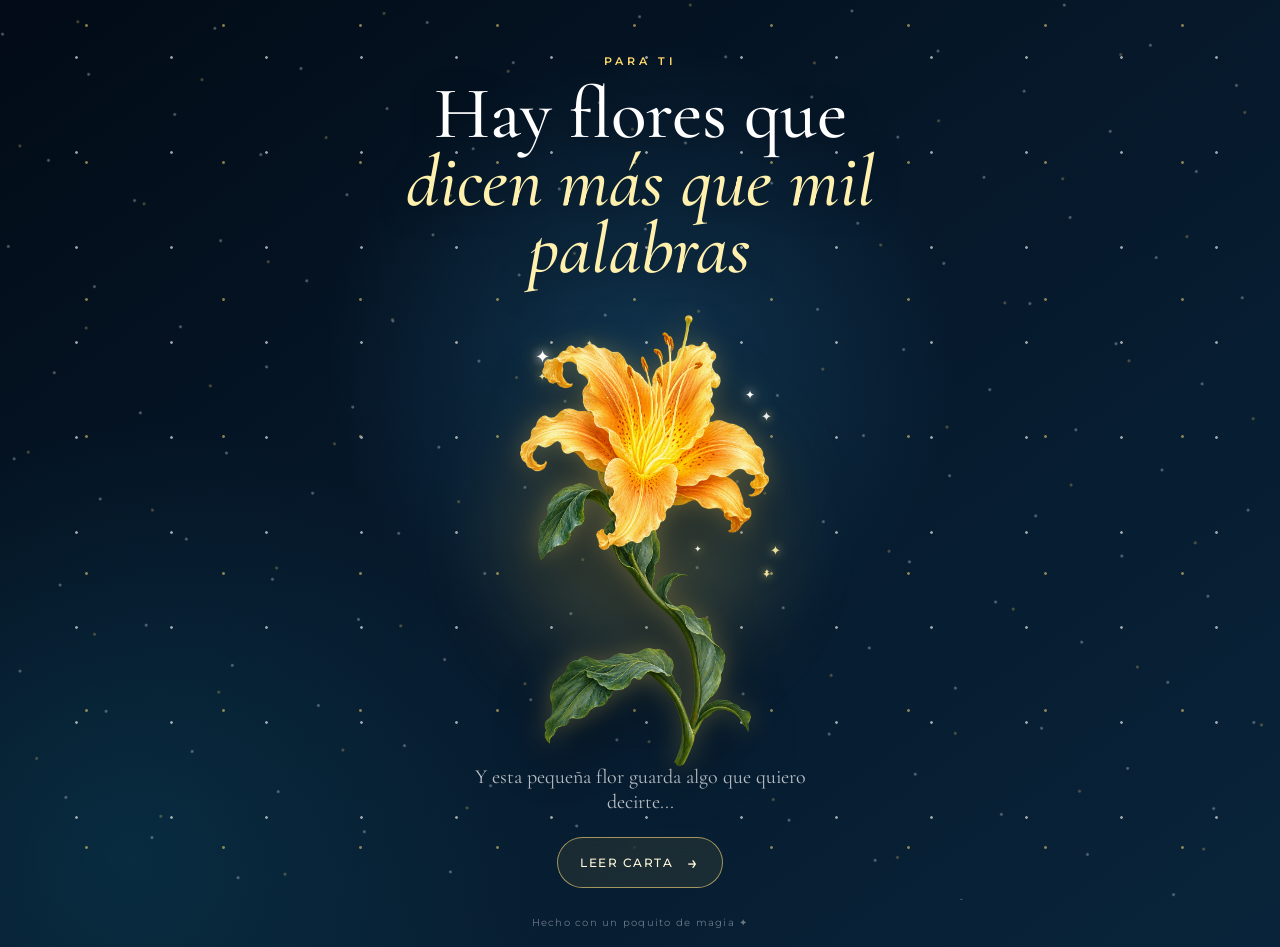
<file: index.html>
<!DOCTYPE html>
<html lang="es">
<head>
  <meta charset="UTF-8">
  <meta name="viewport" content="width=device-width, initial-scale=1.0">
  <meta name="theme-color" content="#071b2d">
  <title>Una pequeña sorpresa ✨</title>
  <link rel="stylesheet" href="style.css">
</head>
<body class="portada">

  <div class="stars" aria-hidden="true"></div>
  <div class="petals" aria-hidden="true"></div>

  <main class="hero">
    <p class="eyebrow">PARA TI</p>

    <h1>Hay flores que<br><span>dicen más que mil palabras</span></h1>

    <div class="flower-wrap">
      <div class="glow"></div>
      <img src="flor.png" class="hero-flower" alt="Flor dorada">
      <div class="sparkle-field" aria-hidden="true"></div>
    </div>

    <p class="intro">Y esta pequeña flor guarda algo que quiero decirte...</p>

    <a class="btn-carta" href="carta.html">
      <span>Leer carta</span>
      <span class="arrow">→</span>
    </a>
  </main>

  <footer>Hecho con un poquito de magia ✦</footer>

  <script src="script.js"></script>
</body>
</html>
</file>
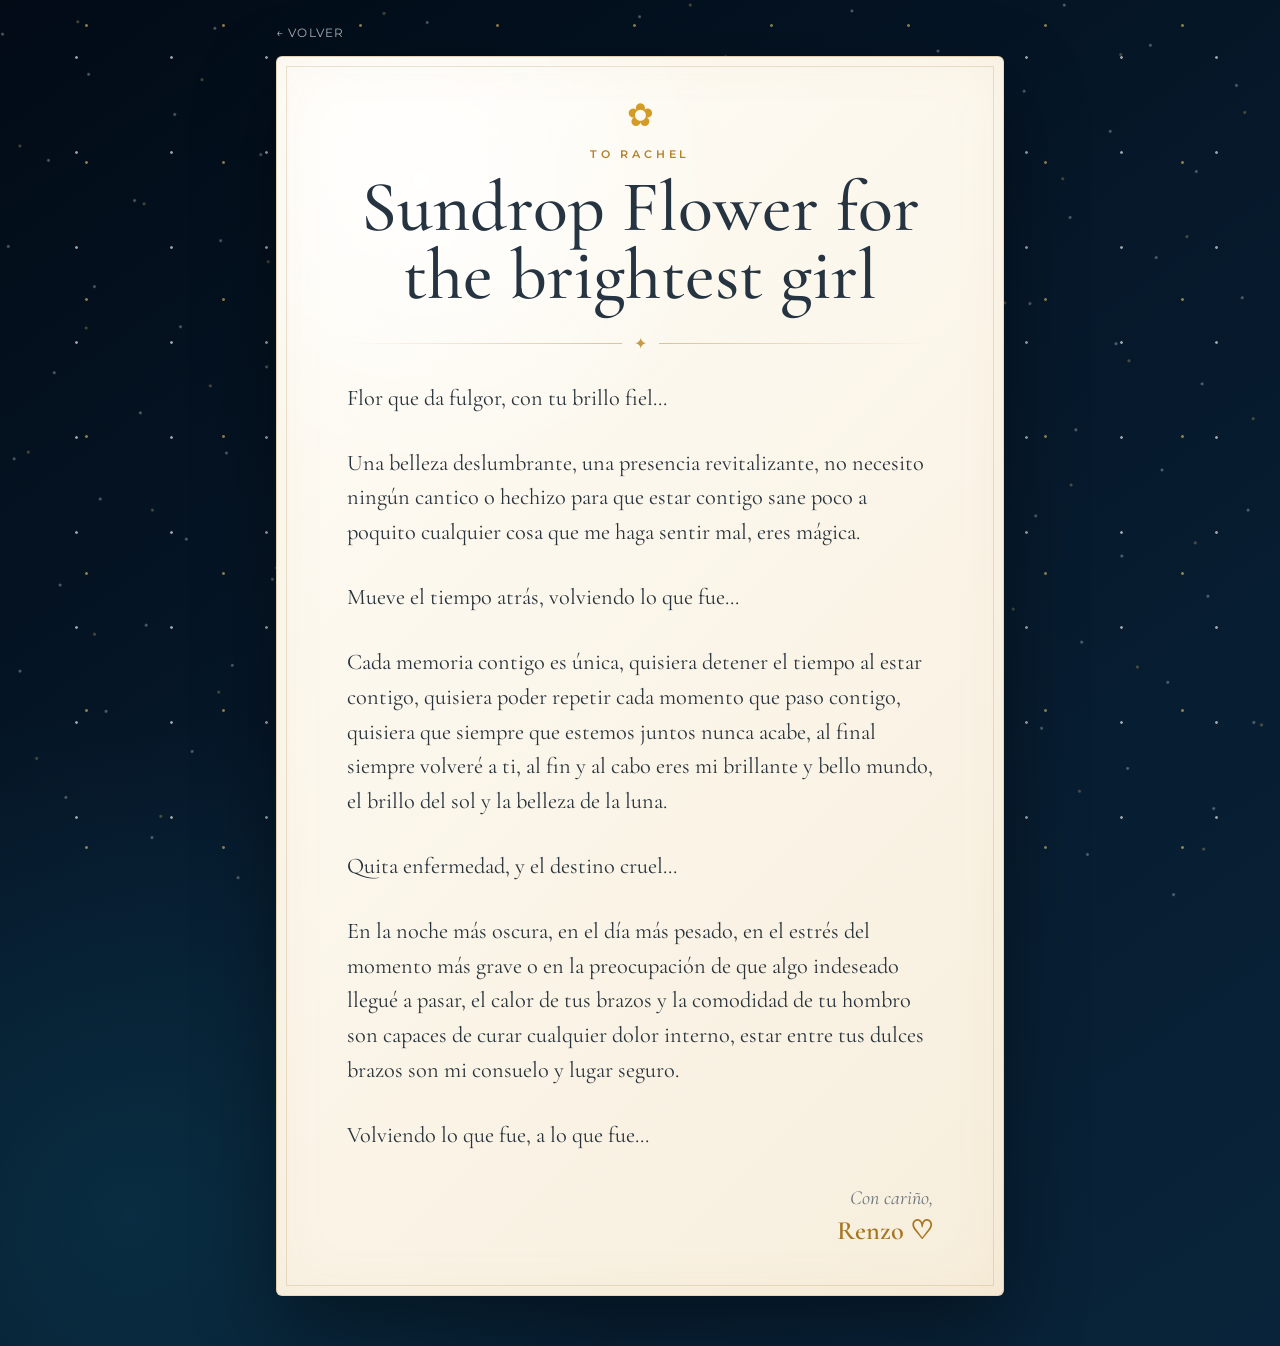
<file: carta.html>
<!DOCTYPE html>
<html lang="es">
<head>
  <meta charset="UTF-8">
  <meta name="viewport" content="width=device-width, initial-scale=1.0">
  <meta name="theme-color" content="#071b2d">
  <title>Una carta para ti 💛</title>
  <link rel="stylesheet" href="style.css">
</head>
<body class="carta-page">

  <div class="stars" aria-hidden="true"></div>
  <div class="petals" aria-hidden="true"></div>

  <main class="letter-scene">
    <a href="index.html" class="back">← volver</a>

    <section class="letter-card">
      <div class="letter-flower">✿</div>

      <p class="letter-small">TO RACHEL</p>
      <h1>Sundrop Flower for the brightest girl</h1>

      <div class="divider"><span>✦</span></div>

      <div class="letter-text">
        <p>
          Flor que da fulgor, con tu brillo fiel...
        </p>

        <p>
          Una belleza deslumbrante, una presencia revitalizante, no necesito 
          ningún cantico o hechizo para que estar contigo sane poco a poquito 
          cualquier cosa que me haga sentir mal, eres mágica. 

        </p>

        <p>
          Mueve el tiempo atrás, volviendo lo que fue...
        </p>

        <p>
          Cada memoria contigo es única, quisiera detener el tiempo al estar 
          contigo, quisiera poder repetir cada momento que paso contigo, 
          quisiera que siempre que estemos juntos nunca acabe, al final siempre 
          volveré a ti, al fin y al cabo eres mi brillante y bello mundo, el 
          brillo del sol y la belleza de la luna.
        </p>

        <p>
          Quita enfermedad, y el destino cruel...
        </p>

        <p>
          En la noche más oscura, en el día más pesado, en el estrés del 
          momento más grave o en la preocupación de que algo indeseado 
          llegué a pasar, el calor de tus brazos y la comodidad de tu 
          hombro son capaces de curar cualquier dolor interno, estar entre 
          tus dulces brazos son mi consuelo y lugar seguro.
        </p>

        <p>
          Volviendo lo que fue, a lo que fue...
        </p>
      </div>

      <div class="signature">
        <span>Con cariño,</span>
        <strong>Renzo ♡</strong>
      </div>
    </section>
  </main>

  <script src="script.js"></script>
</body>
</html>
</file>
<file: style.css>
@import url('https://fonts.googleapis.com/css2?family=Cormorant+Garamond:wght@400;500;600;700&family=Montserrat:wght@300;400;500;600&display=swap');

:root {
  --night: #06182a;
  --night-2: #0b2940;
  --gold: #ffd86a;
  --gold-soft: #fff0ad;
  --cream: #fffaf0;
  --ink: #27313a;
}

* {
  box-sizing: border-box;
}

html {
  min-height: 100%;
  scroll-behavior: smooth;
}

body {
  margin: 0;
  min-height: 100vh;
  overflow-x: hidden;
  color: white;
  font-family: "Montserrat", sans-serif;
  background:
    radial-gradient(circle at 50% 38%, rgba(25, 75, 108, .55), transparent 36%),
    radial-gradient(circle at 10% 90%, rgba(12, 69, 92, .42), transparent 30%),
    linear-gradient(145deg, #020b16, var(--night) 45%, #09243a);
}

/* ---------- FONDO / ANIMACIONES ---------- */

.stars,
.petals {
  position: fixed;
  inset: 0;
  pointer-events: none;
  overflow: hidden;
  z-index: 0;
}

.stars::before,
.stars::after {
  content: "";
  position: absolute;
  inset: -20%;
  background-image:
    radial-gradient(circle, rgba(255,255,255,.9) 0 1px, transparent 1.7px),
    radial-gradient(circle, rgba(255,220,120,.8) 0 1px, transparent 1.8px);
  background-size: 95px 95px, 137px 137px;
  animation: drift 22s linear infinite;
  opacity: .65;
}

.stars::after {
  transform: rotate(25deg);
  animation-duration: 30s;
  opacity: .35;
}

.petals::before,
.petals::after {
  content: "✦  ·  ✧     ·     ✦     ·  ✧";
  position: absolute;
  top: -10%;
  left: -10%;
  width: 120%;
  color: rgba(255, 225, 130, .5);
  font-size: 16px;
  letter-spacing: 28px;
  animation: falling 16s linear infinite;
}

.petals::after {
  top: -25%;
  animation-delay: -7s;
  animation-duration: 23s;
  opacity: .3;
}

@keyframes drift {
  from { transform: translate3d(0, 0, 0); }
  to { transform: translate3d(90px, 55px, 0); }
}

@keyframes falling {
  from { transform: translateY(-5vh) rotate(0deg); }
  to { transform: translateY(115vh) rotate(20deg); }
}

/* ---------- PORTADA ---------- */

.portada {
  display: flex;
  flex-direction: column;
  min-height: 100svh;
}

.hero {
  position: relative;
  z-index: 2;
  width: min(100%, 620px);
  margin: auto;
  padding: 54px 22px 28px;
  text-align: center;
}

.eyebrow,
.letter-small {
  margin: 0 0 12px;
  color: var(--gold);
  font-size: .68rem;
  font-weight: 600;
  letter-spacing: .35em;
}

.hero h1 {
  margin: 0 auto;
  font-family: "Cormorant Garamond", serif;
  font-size: clamp(2.3rem, 9vw, 4.6rem);
  font-weight: 500;
  line-height: .92;
  text-shadow: 0 5px 30px rgba(0,0,0,.4);
}

.hero h1 span {
  color: var(--gold-soft);
  font-style: italic;
}

.flower-wrap {
  position: relative;
  width: min(88vw, 390px);
  height: min(62vh, 480px);
  min-height: 340px;
  margin: 10px auto -8px;
  display: flex;
  align-items: center;
  justify-content: center;
}

.glow {
  position: absolute;
  width: 65%;
  aspect-ratio: 1;
  border-radius: 50%;
  background: rgba(255, 197, 52, .18);
  filter: blur(45px);
  animation: pulse 4s ease-in-out infinite;
}

.hero-flower {
  position: relative;
  z-index: 2;
  width: 100%;
  height: 100%;
  object-fit: contain;
  filter: drop-shadow(0 0 12px rgba(255, 218, 99, .28))
          drop-shadow(0 20px 25px rgba(0,0,0,.38));
  animation: flowerFloat 5s ease-in-out infinite;
}

@keyframes flowerFloat {
  0%, 100% { transform: translateY(4px) rotate(-1deg); }
  50% { transform: translateY(-10px) rotate(1deg); }
}

@keyframes pulse {
  0%, 100% { transform: scale(.9); opacity: .55; }
  50% { transform: scale(1.08); opacity: .9; }
}

.sparkle-field {
  position: absolute;
  inset: 4% 8% 25%;
  z-index: 3;
  pointer-events: none;
}

.sparkle-field::before,
.sparkle-field::after {
  content: "✦";
  position: absolute;
  color: white;
  font-size: 18px;
  text-shadow: 0 0 10px #fff, 0 0 20px var(--gold);
  animation: sparkle 2.2s ease-in-out infinite;
}

.sparkle-field::before {
  top: 10%;
  left: 18%;
}

.sparkle-field::after {
  top: 22%;
  right: 15%;
  animation-delay: .8s;
  font-size: 12px;
}

@keyframes sparkle {
  0%, 100% { opacity: 0; transform: scale(.5) rotate(0deg); }
  45% { opacity: 1; transform: scale(1.2) rotate(25deg); }
  65% { opacity: .3; transform: scale(.8) rotate(45deg); }
}

.intro {
  max-width: 360px;
  margin: 0 auto 22px;
  color: rgba(255,255,255,.72);
  font-family: "Cormorant Garamond", serif;
  font-size: 1.25rem;
  line-height: 1.25;
}

.btn-carta {
  display: inline-flex;
  align-items: center;
  gap: 14px;
  padding: 14px 22px;
  border: 1px solid rgba(255, 220, 125, .6);
  border-radius: 999px;
  color: #fff8dd;
  background: rgba(255, 209, 75, .08);
  text-decoration: none;
  font-size: .78rem;
  font-weight: 500;
  letter-spacing: .12em;
  text-transform: uppercase;
  backdrop-filter: blur(10px);
  transition: transform .25s, background .25s, box-shadow .25s;
}

.btn-carta:hover,
.btn-carta:active {
  transform: translateY(-3px);
  background: rgba(255, 209, 75, .16);
  box-shadow: 0 10px 30px rgba(255, 203, 77, .12);
}

.arrow {
  font-size: 1.1rem;
}

footer {
  position: relative;
  z-index: 2;
  padding: 0 20px 18px;
  text-align: center;
  color: rgba(255,255,255,.4);
  font-size: .65rem;
  letter-spacing: .12em;
}

/* ---------- CARTA ---------- */

.carta-page {
  min-height: 100svh;
}

.letter-scene {
  position: relative;
  z-index: 2;
  width: min(100%, 760px);
  margin: 0 auto;
  padding: 22px 16px 50px;
}

.back {
  display: inline-block;
  margin: 4px 0 16px;
  color: rgba(255,255,255,.68);
  text-decoration: none;
  font-size: .72rem;
  letter-spacing: .1em;
  text-transform: uppercase;
}

.back:hover {
  color: var(--gold-soft);
}

.letter-card {
  position: relative;
  width: 100%;
  padding: 42px clamp(24px, 7vw, 70px) 48px;
  border: 1px solid rgba(174, 130, 52, .3);
  border-radius: 6px;
  color: var(--ink);
  background:
    radial-gradient(circle at 20% 10%, rgba(255,255,255,.9), transparent 24%),
    linear-gradient(135deg, #fffdf7, #f7eedc);
  box-shadow:
    0 30px 80px rgba(0,0,0,.38),
    inset 0 0 60px rgba(169, 127, 46, .06);
}

.letter-card::before {
  content: "";
  position: absolute;
  inset: 9px;
  border: 1px solid rgba(163, 120, 41, .2);
  pointer-events: none;
}

.letter-flower {
  color: #d49b28;
  font-size: 2rem;
  text-align: center;
  line-height: 1;
}

.letter-card h1 {
  margin: 0;
  text-align: center;
  color: #263441;
  font-family: "Cormorant Garamond", serif;
  font-size: clamp(2.4rem, 9vw, 4.5rem);
  font-weight: 500;
  line-height: .95;
}

.letter-small {
  margin-top: 16px;
  color: #b2832c;
  text-align: center;
}

.divider {
  display: flex;
  align-items: center;
  gap: 12px;
  margin: 24px 0 28px;
  color: #c79a46;
}

.divider::before,
.divider::after {
  content: "";
  height: 1px;
  flex: 1;
  background: linear-gradient(90deg, transparent, rgba(174, 130, 52, .45));
}

.divider::after {
  background: linear-gradient(90deg, rgba(174, 130, 52, .45), transparent);
}

.letter-text {
  font-family: "Cormorant Garamond", serif;
  font-size: clamp(1.18rem, 4.7vw, 1.4rem);
  line-height: 1.55;
}

.letter-text p {
  margin: 0 0 1.35em;
}

.signature {
  margin-top: 34px;
  text-align: right;
  font-family: "Cormorant Garamond", serif;
  font-size: 1.25rem;
}

.signature span {
  display: block;
  color: #69747b;
  font-style: italic;
}

.signature strong {
  display: block;
  margin-top: 4px;
  color: #a77620;
  font-size: 1.65rem;
  font-weight: 600;
}

@media (max-width: 430px) {
  .hero {
    padding-top: 38px;
  }

  .hero h1 {
    font-size: 2.55rem;
  }

  .flower-wrap {
    height: 52vh;
    min-height: 315px;
    margin-top: 2px;
  }

  .intro {
    font-size: 1.15rem;
  }

  .letter-card {
    padding-left: 25px;
    padding-right: 25px;
  }
}

@media (prefers-reduced-motion: reduce) {
  *,
  *::before,
  *::after {
    animation-duration: .01ms !important;
    animation-iteration-count: 1 !important;
    scroll-behavior: auto !important;
  }
}
</file>
